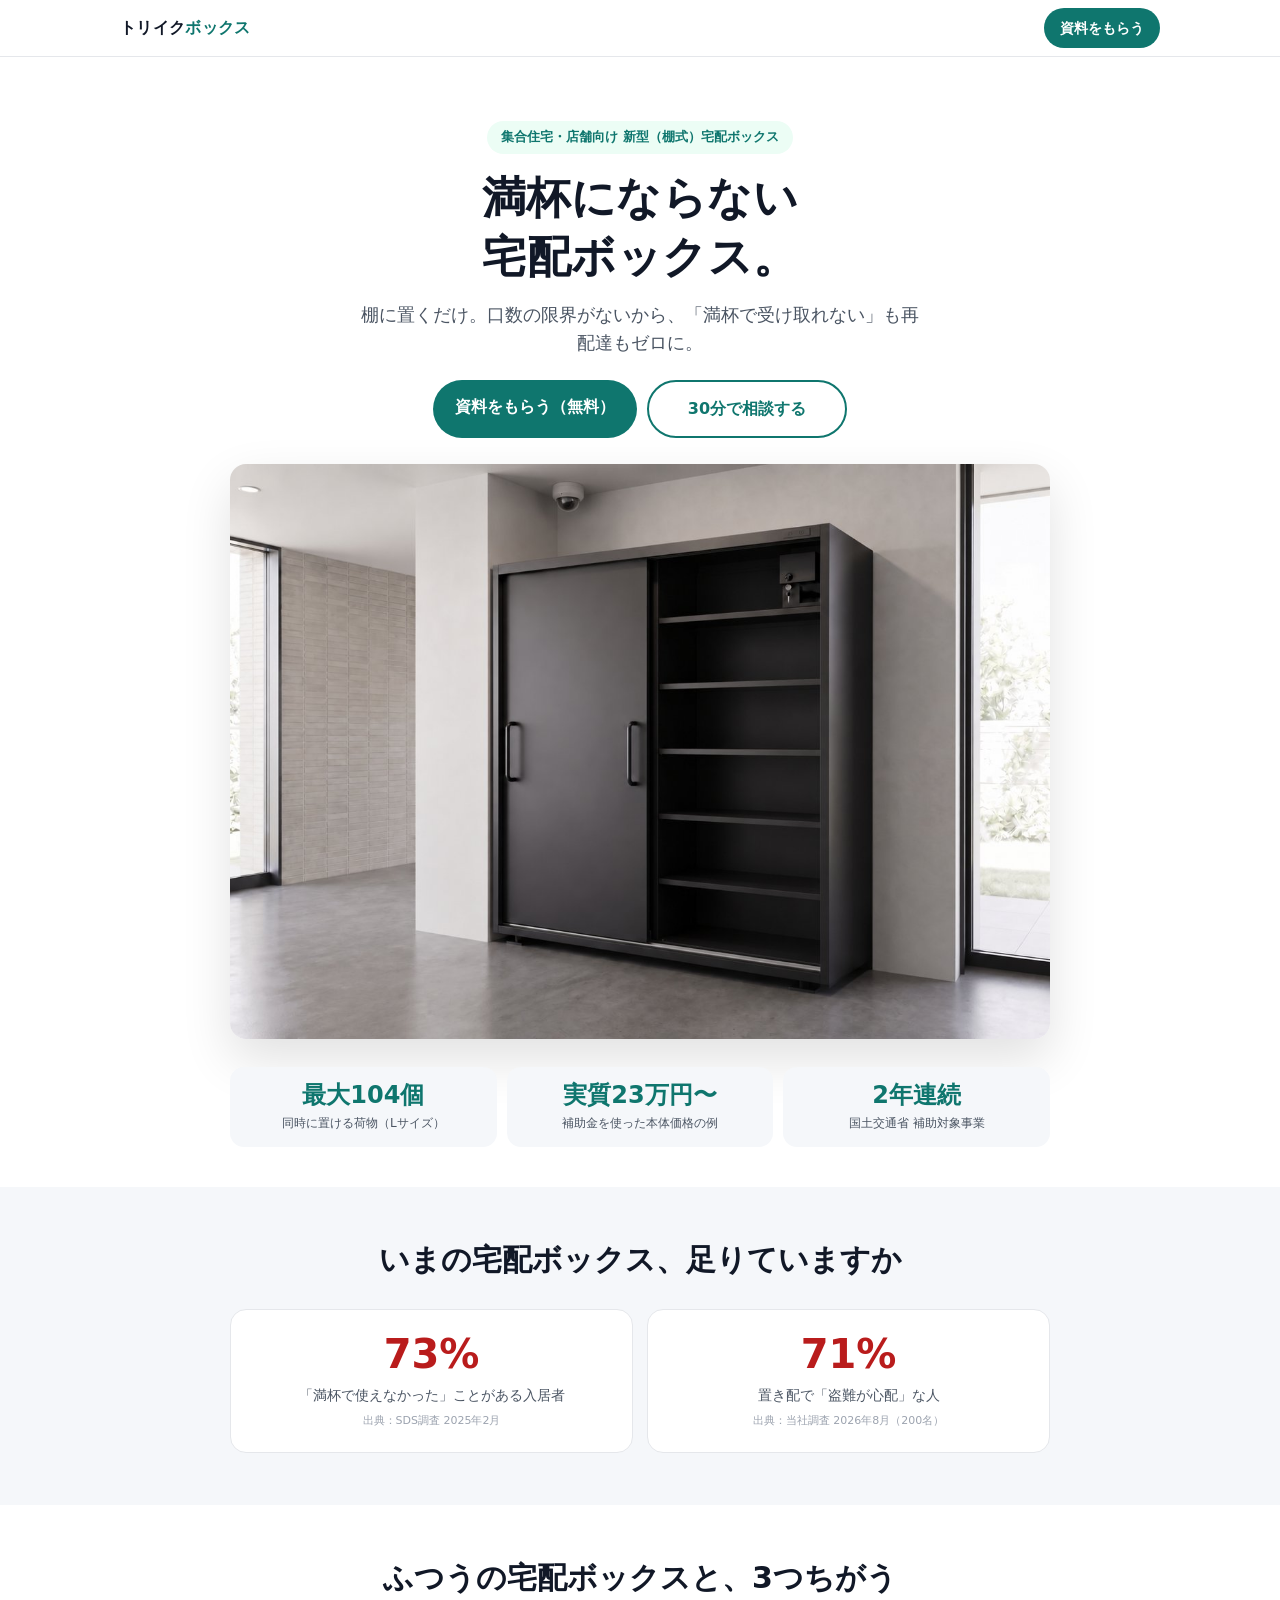
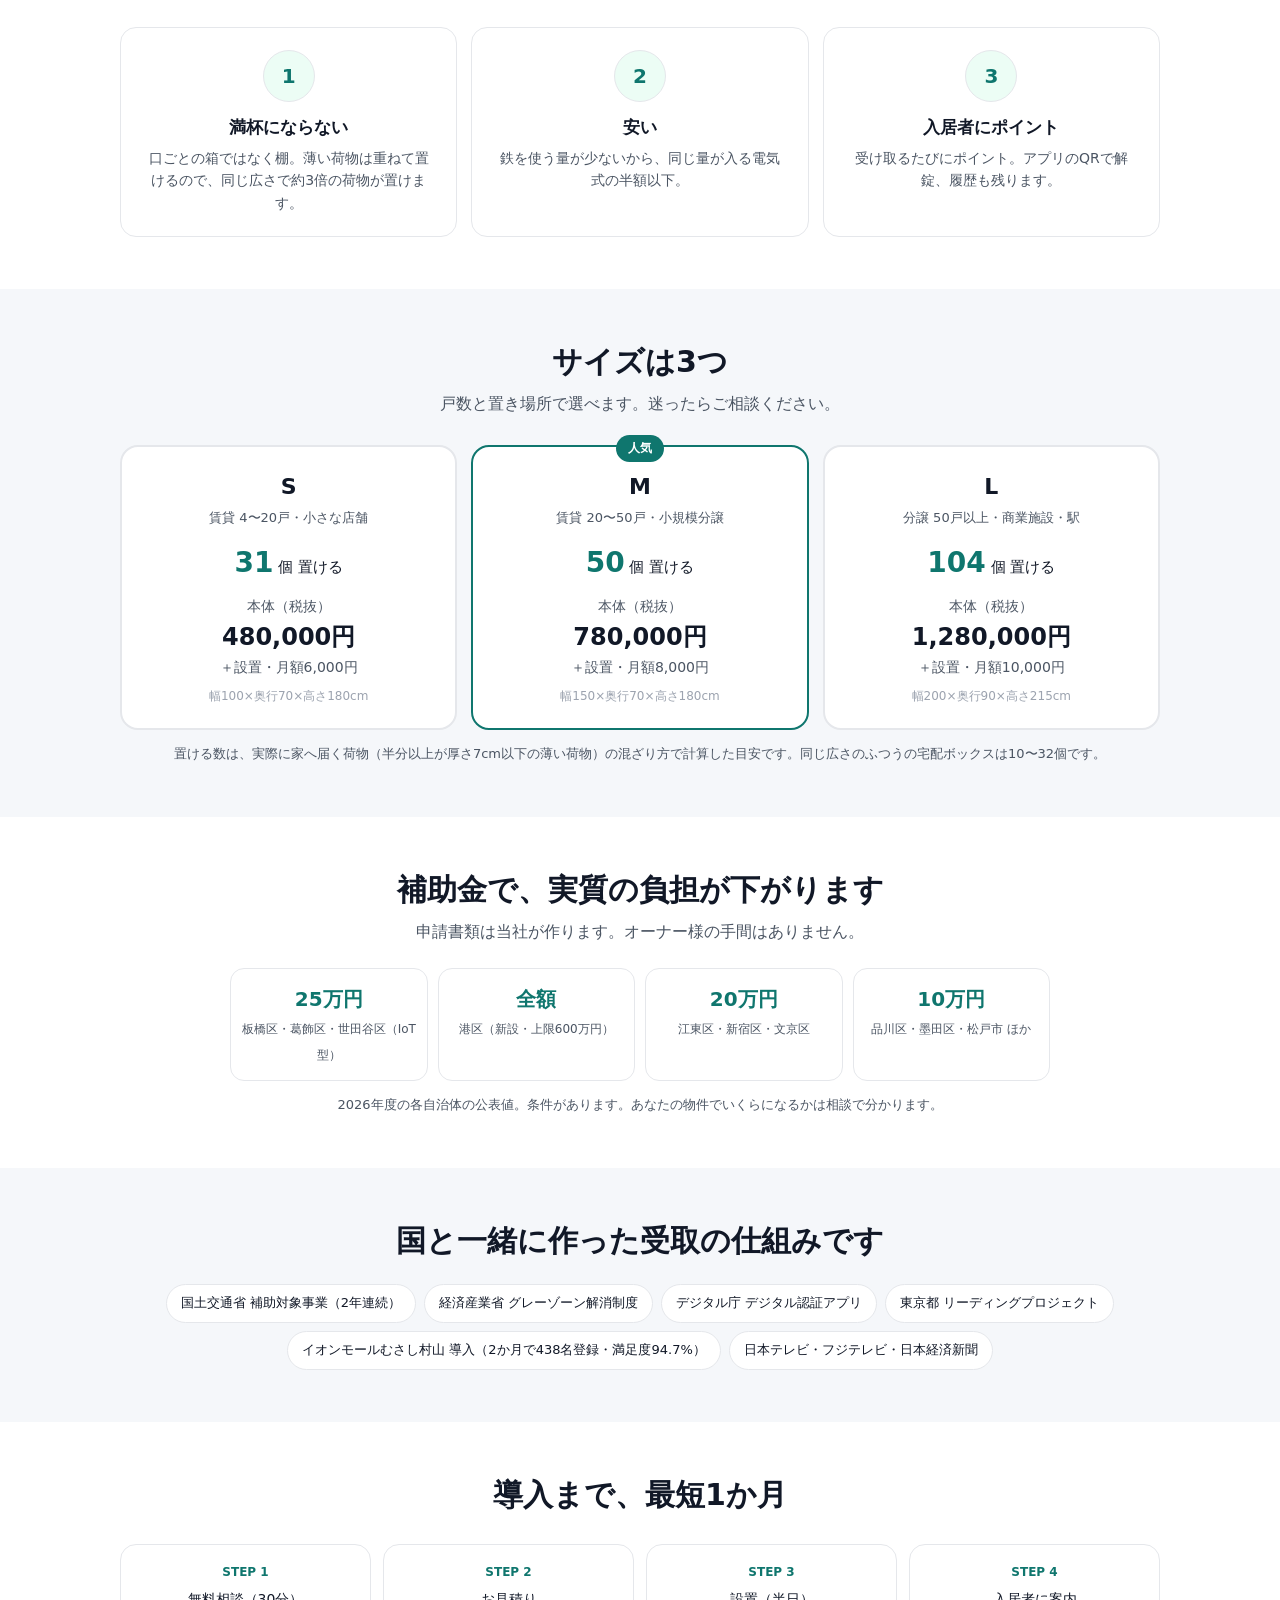
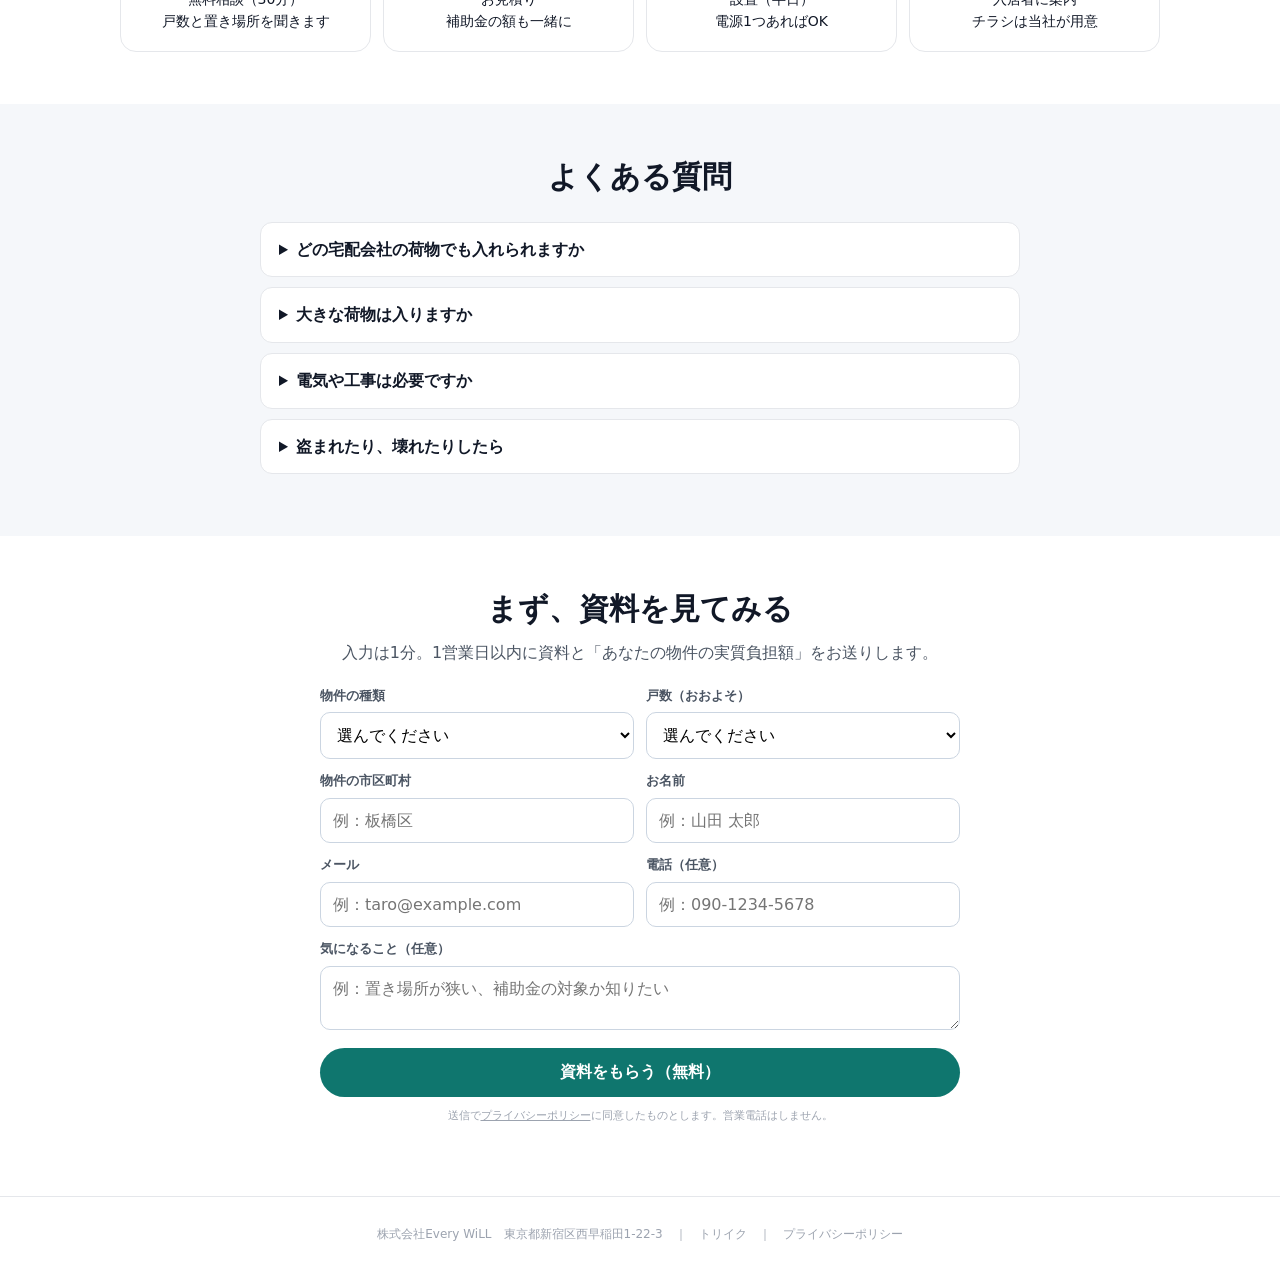
<file: index_v1_backup.html>
<!DOCTYPE html>
<html lang="ja">
<head>
<meta charset="utf-8">
<meta name="viewport" content="width=device-width, initial-scale=1">
<title>トリイクボックス｜満杯にならない宅配ボックス</title>
<meta name="description" content="棚に置くだけの新型宅配ボックス。口数の限界がないから満杯にならない。補助金で実質23万円から。国土交通省の補助対象事業者が開発。">
<link rel="canonical" href="https://toriiku-jp.com/toriiku-box/">
<meta property="og:type" content="website">
<meta property="og:site_name" content="トリイク">
<meta property="og:title" content="トリイクボックス｜満杯にならない宅配ボックス">
<meta property="og:description" content="棚に置くだけの新型宅配ボックス。口数の限界がないから満杯にならない。補助金で実質23万円から。国土交通省の補助対象事業者が開発。">
<meta property="og:url" content="https://toriiku-jp.com/toriiku-box/">
<meta property="og:image" content="https://toriiku-jp.com/toriiku-box/box_render_1200.jpg">
<meta property="og:image:width" content="1200">
<meta property="og:image:height" content="842">
<meta name="twitter:card" content="summary_large_image">
<style>
:root{--ink:#111827;--sub:#4b5563;--line:#e5e7eb;--bg:#ffffff;--soft:#f5f7fa;--brand:#0f766e;--brand2:#115e59;--accent:#f59e0b;}
*{box-sizing:border-box;margin:0;padding:0}
html,body{overflow-x:clip}
body{font-family:"Hiragino Sans","Hiragino Kaku Gothic ProN","Yu Gothic",Meiryo,system-ui,sans-serif;color:var(--ink);background:var(--bg);line-height:1.6;font-size:16px}
a{color:inherit;text-decoration:none}
.wrap{max-width:1080px;margin:0 auto;padding:0 20px}
header{position:sticky;top:0;background:rgba(255,255,255,.95);backdrop-filter:blur(6px);border-bottom:1px solid var(--line);z-index:10}
header .wrap{display:flex;align-items:center;justify-content:space-between;height:56px}
.logo{font-weight:800;letter-spacing:.02em}
.logo span{color:var(--brand)}
.btn{display:inline-block;padding:14px 22px;border-radius:999px;font-weight:700;text-align:center}
.btn-p{background:var(--brand);color:#fff}
.btn-s{background:#fff;color:var(--brand);border:2px solid var(--brand)}
.btn-sm{padding:9px 16px;font-size:14px}
.hero{padding:40px 0 28px;text-align:center}
.kicker{display:inline-block;font-size:13px;font-weight:700;color:var(--brand);background:#ecfdf5;border-radius:999px;padding:6px 14px;margin-bottom:14px}
h1{font-size:30px;line-height:1.35;font-weight:800;letter-spacing:.01em}
.lead{color:var(--sub);margin:14px auto 22px;max-width:560px;font-size:16px}
.cta{display:flex;gap:10px;justify-content:center;flex-wrap:wrap}
.cta .btn{min-width:200px}
.heroimg{margin:26px auto 0;max-width:820px}
.heroimg img{width:100%;height:auto;border-radius:16px;box-shadow:0 20px 50px rgba(0,0,0,.12)}
.nums{display:grid;grid-template-columns:repeat(3,1fr);gap:10px;max-width:820px;margin:20px auto 0}
.num{background:var(--soft);border-radius:14px;padding:14px 8px}
.num b{display:block;font-size:24px;color:var(--brand);line-height:1.2}
.num small{display:block;color:var(--sub);font-size:12px;margin-top:4px}
section{padding:52px 0}
section.alt{background:var(--soft)}
h2{font-size:24px;line-height:1.4;text-align:center;font-weight:800}
.h2sub{text-align:center;color:var(--sub);margin-top:8px}
.pain{display:grid;grid-template-columns:1fr 1fr;gap:14px;max-width:820px;margin:28px auto 0}
.pain div{background:#fff;border:1px solid var(--line);border-radius:16px;padding:22px;text-align:center}
.pain b{display:block;font-size:40px;color:#b91c1c;line-height:1.1}
.pain p{color:var(--sub);font-size:14px;margin-top:8px}
.pain small{display:block;color:#9ca3af;font-size:11px;margin-top:6px}
.feat{display:grid;grid-template-columns:repeat(3,1fr);gap:14px;margin-top:28px}
.feat div{background:#fff;border:1px solid var(--line);border-radius:16px;padding:22px;text-align:center}
.feat .ic{width:52px;height:52px;border-radius:50%;background:#ecfdf5;color:var(--brand);font-weight:800;display:flex;align-items:center;justify-content:center;margin:0 auto 12px;font-size:20px}
.feat h3{font-size:17px;margin-bottom:6px}
.feat p{color:var(--sub);font-size:14px}
.plans{display:grid;grid-template-columns:repeat(3,1fr);gap:14px;margin-top:28px}
.plan{background:#fff;border:2px solid var(--line);border-radius:18px;padding:22px;text-align:center;position:relative}
.plan.hot{border-color:var(--brand)}
.plan .tag{position:absolute;top:-12px;left:50%;transform:translateX(-50%);background:var(--brand);color:#fff;font-size:12px;font-weight:700;padding:4px 12px;border-radius:999px}
.plan h3{font-size:22px}
.plan .for{color:var(--sub);font-size:13px;margin:4px 0 12px}
.plan .cap{font-size:15px;margin-bottom:10px}
.plan .cap b{font-size:28px;color:var(--brand)}
.plan .price{font-size:14px;color:var(--sub)}
.plan .price b{display:block;font-size:24px;color:var(--ink)}
.plan .size{font-size:12px;color:#9ca3af;margin-top:8px}
.note{text-align:center;color:var(--sub);font-size:13px;margin-top:14px}
.subsidy{display:grid;grid-template-columns:repeat(4,1fr);gap:10px;max-width:820px;margin:24px auto 0}
.subsidy div{background:#fff;border:1px solid var(--line);border-radius:14px;padding:14px 8px;text-align:center}
.subsidy b{display:block;font-size:20px;color:var(--brand)}
.subsidy small{color:var(--sub);font-size:12px}
.trust{display:flex;flex-wrap:wrap;gap:8px;justify-content:center;margin-top:22px}
.trust span{border:1px solid var(--line);border-radius:999px;padding:8px 14px;font-size:13px;background:#fff}
.flow{display:grid;grid-template-columns:repeat(4,1fr);gap:12px;margin-top:28px}
.flow div{background:#fff;border:1px solid var(--line);border-radius:16px;padding:18px 14px;text-align:center}
.flow b{display:block;font-size:12px;color:var(--brand);margin-bottom:6px}
.flow p{font-size:14px}
.faq{max-width:760px;margin:24px auto 0}
.faq details{background:#fff;border:1px solid var(--line);border-radius:12px;padding:14px 18px;margin-bottom:10px}
.faq summary{font-weight:700;cursor:pointer}
.faq p{color:var(--sub);font-size:14px;margin-top:8px}
.final{text-align:center}
.final p{color:var(--sub);margin:10px 0 20px}
.form{max-width:640px;margin:0 auto;text-align:left}
.form label{display:block;font-size:13px;font-weight:700;color:var(--sub);margin-bottom:12px}
.form input,.form select,.form textarea{display:block;width:100%;margin-top:6px;padding:12px 12px;border:1px solid #cbd5e1;border-radius:10px;font-size:16px;font-family:inherit;background:#fff}
.form .row2{display:grid;grid-template-columns:1fr 1fr;gap:12px}
.form button{width:100%;margin-top:6px;border:0;font-size:16px;cursor:pointer}
.form .tiny{font-size:11px;color:#9ca3af;margin-top:10px;text-align:center}
.form .tiny a{text-decoration:underline}
.thanks{max-width:640px;margin:0 auto;background:#ecfdf5;border-radius:16px;padding:28px;font-size:16px}
.thanks .btn{margin-top:14px}
@media(max-width:767px){.form .row2{grid-template-columns:1fr}}
footer{padding:28px 0 100px;color:#9ca3af;font-size:12px;text-align:center;border-top:1px solid var(--line)}
.stick{position:fixed;left:0;right:0;bottom:0;background:#fff;border-top:1px solid var(--line);padding:10px 12px;display:flex;gap:8px;z-index:20}
.stick .btn{flex:1;padding:13px 8px;font-size:14px}
@media(min-width:768px){.stick{display:none} footer{padding-bottom:40px} h1{font-size:44px} h2{font-size:30px} .hero{padding:64px 0 40px} .lead{font-size:18px}}
@media(max-width:767px){.feat,.plans,.flow{grid-template-columns:1fr} .subsidy{grid-template-columns:1fr 1fr} .nums{gap:6px} .num b{font-size:20px} .pain b{font-size:32px}}
</style>
</head>
<body>
<header><div class="wrap"><div class="logo">トリイク<span>ボックス</span></div><a class="btn btn-p btn-sm" href="#contact" data-ev="cta_header">資料をもらう</a></div></header>

<section class="hero"><div class="wrap">
  <div class="kicker">集合住宅・店舗向け 新型（棚式）宅配ボックス</div>
  <h1>満杯にならない<br>宅配ボックス。</h1>
  <p class="lead">棚に置くだけ。口数の限界がないから、「満杯で受け取れない」も再配達もゼロに。</p>
  <div class="cta"><a class="btn btn-p" href="#contact" data-ev="cta_hero">資料をもらう（無料）</a><a class="btn btn-s" href="https://calendar.app.google/mQ4KKbAyhvEQ757f7" target="_blank" rel="noopener" data-ev="calendar_click">30分で相談する</a></div>
  <div class="heroimg"><img src="box_render_1200.jpg" alt="トリイクボックス（棚式の宅配ボックス）"></div>
  <div class="nums">
    <div class="num"><b>最大104個</b><small>同時に置ける荷物（Lサイズ）</small></div>
    <div class="num"><b>実質23万円〜</b><small>補助金を使った本体価格の例</small></div>
    <div class="num"><b>2年連続</b><small>国土交通省 補助対象事業</small></div>
  </div>
</div></section>

<section class="alt"><div class="wrap">
  <h2>いまの宅配ボックス、足りていますか</h2>
  <div class="pain">
    <div><b>73%</b><p>「満杯で使えなかった」ことがある入居者</p><small>出典：SDS調査 2025年2月</small></div>
    <div><b>71%</b><p>置き配で「盗難が心配」な人</p><small>出典：当社調査 2026年8月（200名）</small></div>
  </div>
</div></section>

<section><div class="wrap">
  <h2>ふつうの宅配ボックスと、3つちがう</h2>
  <div class="feat">
    <div><div class="ic">1</div><h3>満杯にならない</h3><p>口ごとの箱ではなく棚。薄い荷物は重ねて置けるので、同じ広さで約3倍の荷物が置けます。</p></div>
    <div><div class="ic">2</div><h3>安い</h3><p>鉄を使う量が少ないから、同じ量が入る電気式の半額以下。</p></div>
    <div><div class="ic">3</div><h3>入居者にポイント</h3><p>受け取るたびにポイント。アプリのQRで解錠、履歴も残ります。</p></div>
  </div>
</div></section>

<section class="alt" id="plans"><div class="wrap">
  <h2>サイズは3つ</h2>
  <p class="h2sub">戸数と置き場所で選べます。迷ったらご相談ください。</p>
  <div class="plans">
    <div class="plan"><h3>S</h3><div class="for">賃貸 4〜20戸・小さな店舗</div><div class="cap"><b>31</b> 個 置ける</div><div class="price">本体（税抜）<b>480,000円</b>＋設置・月額6,000円</div><div class="size">幅100×奥行70×高さ180cm</div></div>
    <div class="plan hot"><div class="tag">人気</div><h3>M</h3><div class="for">賃貸 20〜50戸・小規模分譲</div><div class="cap"><b>50</b> 個 置ける</div><div class="price">本体（税抜）<b>780,000円</b>＋設置・月額8,000円</div><div class="size">幅150×奥行70×高さ180cm</div></div>
    <div class="plan"><h3>L</h3><div class="for">分譲 50戸以上・商業施設・駅</div><div class="cap"><b>104</b> 個 置ける</div><div class="price">本体（税抜）<b>1,280,000円</b>＋設置・月額10,000円</div><div class="size">幅200×奥行90×高さ215cm</div></div>
  </div>
  <p class="note">置ける数は、実際に家へ届く荷物（半分以上が厚さ7cm以下の薄い荷物）の混ざり方で計算した目安です。同じ広さのふつうの宅配ボックスは10〜32個です。</p>
</div></section>

<section><div class="wrap">
  <h2>補助金で、実質の負担が下がります</h2>
  <p class="h2sub">申請書類は当社が作ります。オーナー様の手間はありません。</p>
  <div class="subsidy">
    <div><b>25万円</b><small>板橋区・葛飾区・世田谷区（IoT型）</small></div>
    <div><b>全額</b><small>港区（新設・上限600万円）</small></div>
    <div><b>20万円</b><small>江東区・新宿区・文京区</small></div>
    <div><b>10万円</b><small>品川区・墨田区・松戸市 ほか</small></div>
  </div>
  <p class="note">2026年度の各自治体の公表値。条件があります。あなたの物件でいくらになるかは相談で分かります。</p>
</div></section>

<section class="alt"><div class="wrap">
  <h2>国と一緒に作った受取の仕組みです</h2>
  <div class="trust">
    <span>国土交通省 補助対象事業（2年連続）</span><span>経済産業省 グレーゾーン解消制度</span><span>デジタル庁 デジタル認証アプリ</span><span>東京都 リーディングプロジェクト</span><span>イオンモールむさし村山 導入（2か月で438名登録・満足度94.7%）</span><span>日本テレビ・フジテレビ・日本経済新聞</span>
  </div>
</div></section>

<section><div class="wrap">
  <h2>導入まで、最短1か月</h2>
  <div class="flow">
    <div><b>STEP 1</b><p>無料相談（30分）<br>戸数と置き場所を聞きます</p></div>
    <div><b>STEP 2</b><p>お見積り<br>補助金の額も一緒に</p></div>
    <div><b>STEP 3</b><p>設置（半日）<br>電源1つあればOK</p></div>
    <div><b>STEP 4</b><p>入居者に案内<br>チラシは当社が用意</p></div>
  </div>
</div></section>

<section class="alt"><div class="wrap">
  <h2>よくある質問</h2>
  <div class="faq">
    <details><summary>どの宅配会社の荷物でも入れられますか</summary><p>はい。ヤマト・佐川・日本郵便・Amazonなど、全部です。</p></details>
    <details><summary>大きな荷物は入りますか</summary><p>棚には100サイズまで。それより大きい荷物は床の段に置けます。</p></details>
    <details><summary>電気や工事は必要ですか</summary><p>家庭用コンセント1つだけ。床への固定は半日で終わります。</p></details>
    <details><summary>盗まれたり、壊れたりしたら</summary><p>鍵つき・入室の記録つきです。保険の範囲で補償します。</p></details>
  </div>
</div></section>

<section class="final" id="contact"><div class="wrap">
  <h2>まず、資料を見てみる</h2>
  <p>入力は1分。1営業日以内に資料と「あなたの物件の実質負担額」をお送りします。</p>
  <form id="leadform" class="form" novalidate>
    <div class="row2">
      <label>物件の種類<select name="property_type" required><option value="">選んでください</option><option>賃貸マンション・アパート</option><option>分譲マンション（管理組合）</option><option>店舗・商業施設</option><option>オフィス・その他</option></select></label>
      <label>戸数（おおよそ）<select name="units" required><option value="">選んでください</option><option>〜10戸</option><option>11〜20戸</option><option>21〜50戸</option><option>51〜100戸</option><option>101戸〜</option><option>店舗・施設</option></select></label>
    </div>
    <div class="row2">
      <label>物件の市区町村<input name="area" placeholder="例：板橋区" required></label>
      <label>お名前<input name="name" placeholder="例：山田 太郎" required></label>
    </div>
    <div class="row2">
      <label>メール<input name="email" type="email" placeholder="例：taro@example.com" required></label>
      <label>電話（任意）<input name="phone" type="tel" placeholder="例：090-1234-5678"></label>
    </div>
    <label>気になること（任意）<textarea name="message" rows="2" placeholder="例：置き場所が狭い、補助金の対象か知りたい"></textarea></label>
    <button type="submit" class="btn btn-p" id="submitbtn">資料をもらう（無料）</button>
    <p class="tiny">送信で<a href="https://everywill-jp.com/privacy/" target="_blank" rel="noopener">プライバシーポリシー</a>に同意したものとします。営業電話はしません。</p>
  </form>
  <div id="thanks" class="thanks" hidden><b>ありがとうございます。</b><br>1営業日以内にメールでお送りします。<br><a class="btn btn-s" href="https://calendar.app.google/mQ4KKbAyhvEQ757f7" target="_blank" rel="noopener" data-ev="calendar_click">先に30分の相談を予約する</a></div>
</div></section>

<footer><div class="wrap">株式会社Every WiLL　東京都新宿区西早稲田1-22-3　｜　<a href="https://toriiku-jp.com/">トリイク</a>　｜　<a href="https://everywill-jp.com/privacy/">プライバシーポリシー</a></div></footer>

<div class="stick"><a class="btn btn-p" href="#contact" data-ev="cta_sticky">資料をもらう</a><a class="btn btn-s" href="https://calendar.app.google/mQ4KKbAyhvEQ757f7" target="_blank" rel="noopener" data-ev="calendar_click">相談する</a></div>

<script>
(function(){
  var SB_URL='https://zilmaasikrkjgvyuikja.supabase.co';
  var SB_KEY='eyJhbGciOiJIUzI1NiIsInR5cCI6IkpXVCJ9.eyJpc3MiOiJzdXBhYmFzZSIsInJlZiI6InppbG1hYXNpa3Jramd2eXVpa2phIiwicm9sZSI6ImFub24iLCJpYXQiOjE3ODcyODA1OTcsImV4cCI6MjEwMjg1NjU5N30.GH-gyARlolXgxdlbasKAW9PbEkWfSGVgsGhpS-6FOl4';
  var q=new URLSearchParams(location.search);
  var utm={}; ['utm_source','utm_medium','utm_campaign','utm_content','utm_term'].forEach(function(k){ if(q.get(k)) utm[k]=q.get(k); });
  var camp=q.get('camp')||q.get('utm_campaign')||'';
  var owner=(camp==='owner-check');
  var sid=null; try{ sid=sessionStorage.getItem('tb_sid'); if(!sid){ sid=Math.random().toString(36).slice(2)+Date.now().toString(36); sessionStorage.setItem('tb_sid',sid);} }catch(e){ sid='na'; }
  function post(table,body){ if(owner) return Promise.resolve(); return fetch(SB_URL+'/rest/v1/'+table,{method:'POST',headers:{'apikey':SB_KEY,'Authorization':'Bearer '+SB_KEY,'Content-Type':'application/json','Prefer':'return=minimal'},body:JSON.stringify(body),keepalive:true}).catch(function(){}); }
  function ev(name,label){ post('tb_events',{event:name,label:label||null,camp:camp,utm:utm,page:location.pathname,session_id:sid,user_agent:navigator.userAgent.slice(0,200)}); }
  ev('page_view');
  document.querySelectorAll('[data-ev]').forEach(function(el){ el.addEventListener('click',function(){ ev(el.getAttribute('data-ev'), el.textContent.trim()); }); });
  var form=document.getElementById('leadform');
  form.addEventListener('submit',function(e){
    e.preventDefault();
    if(!form.checkValidity()){ form.reportValidity(); return; }
    var btn=document.getElementById('submitbtn'); btn.disabled=true; btn.textContent='送信中…';
    var fd=new FormData(form); var body={};
    fd.forEach(function(v,k){ body[k]=String(v); });
    body.camp=camp; body.utm=utm; body.page=location.pathname; body.user_agent=navigator.userAgent.slice(0,200);
    post('tb_leads',body).then(function(){ ev('form_submit', body.property_type+'/'+body.units); form.hidden=true; document.getElementById('thanks').hidden=false; });
  });
})();
</script>
</body>
</html>
</file>
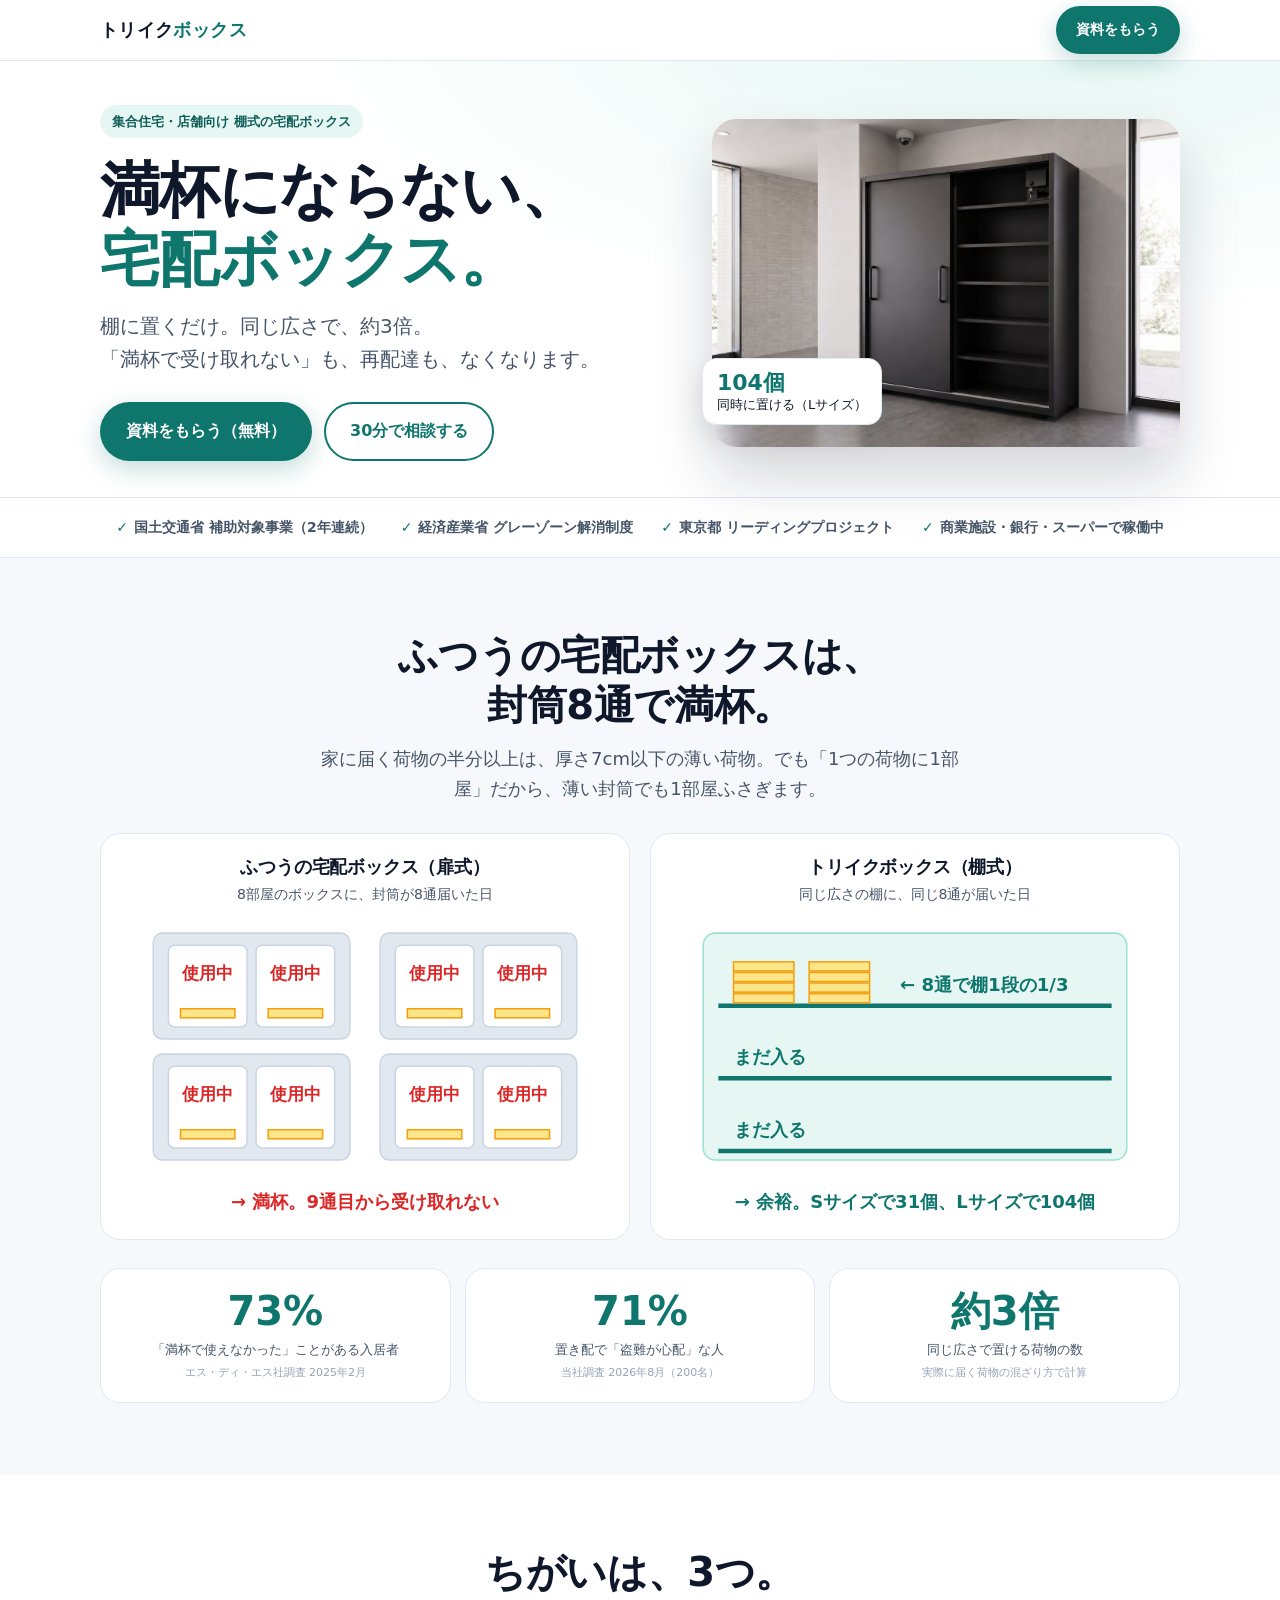
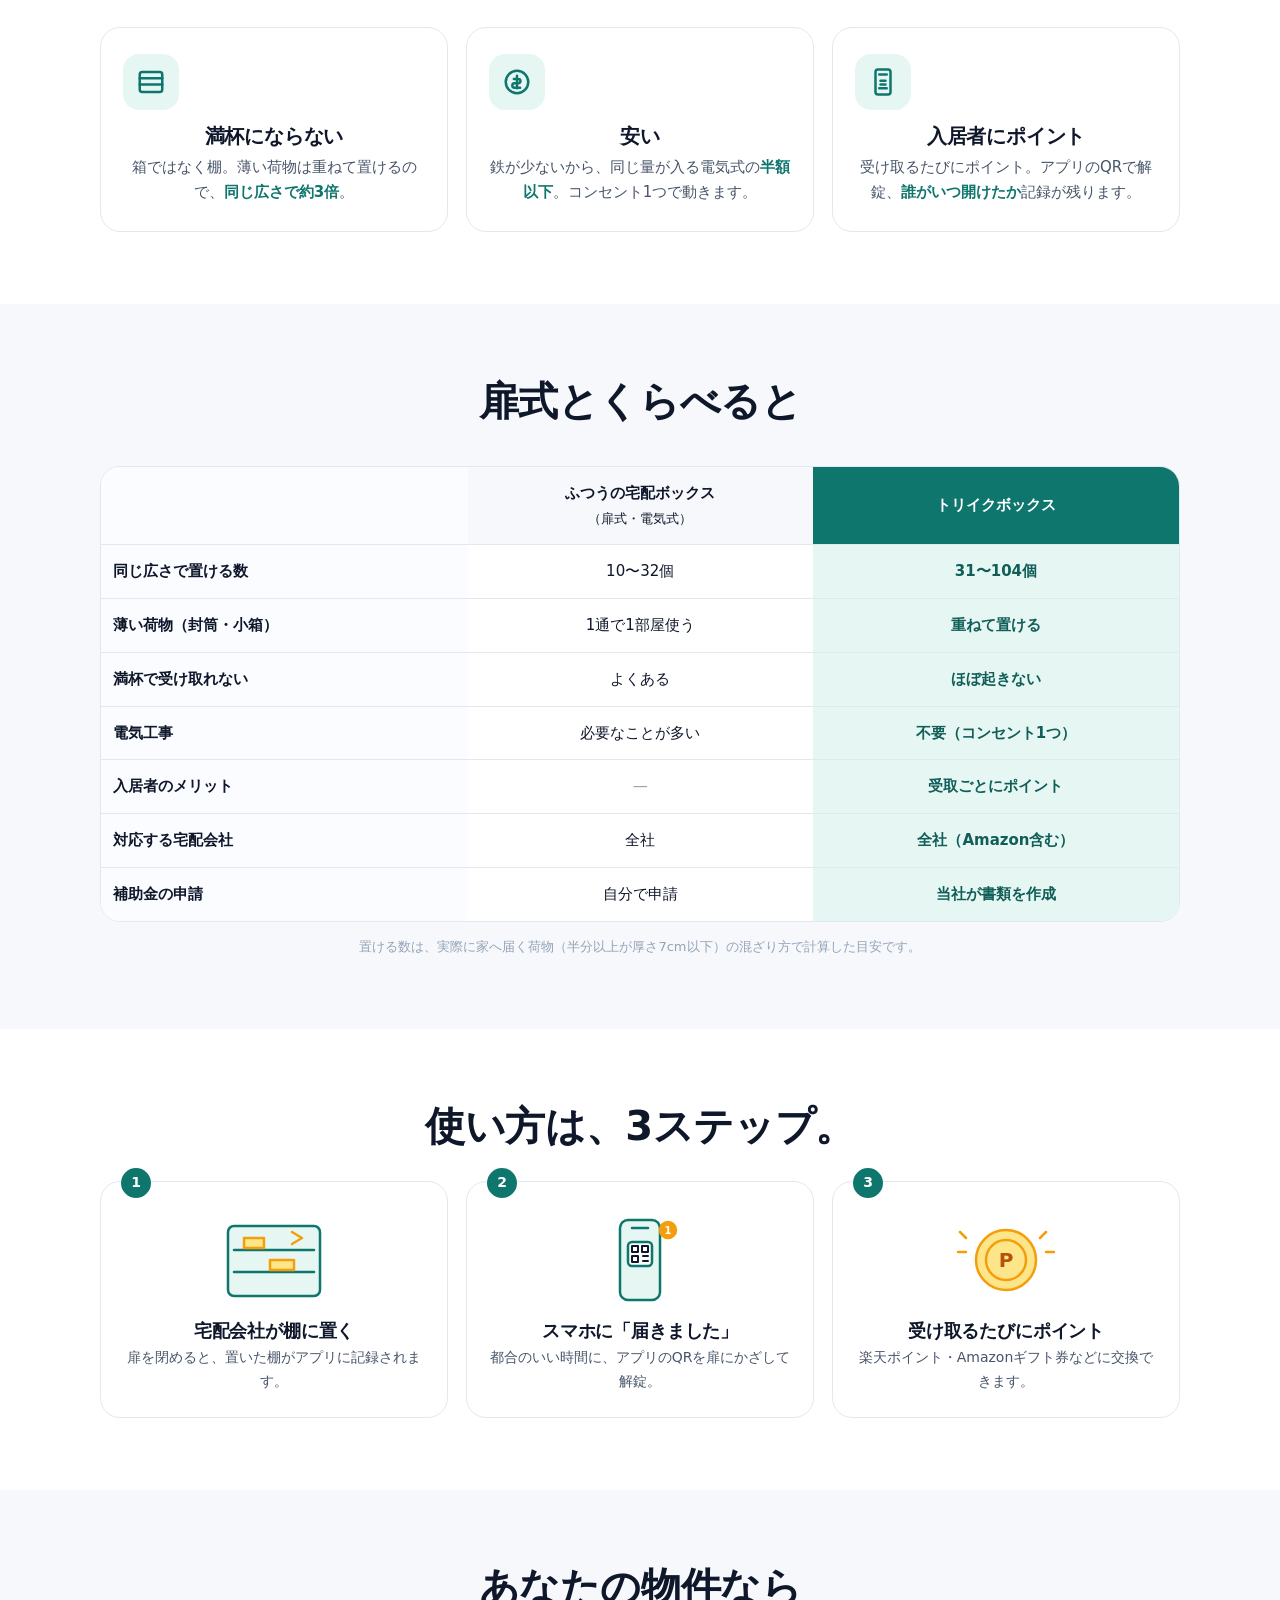
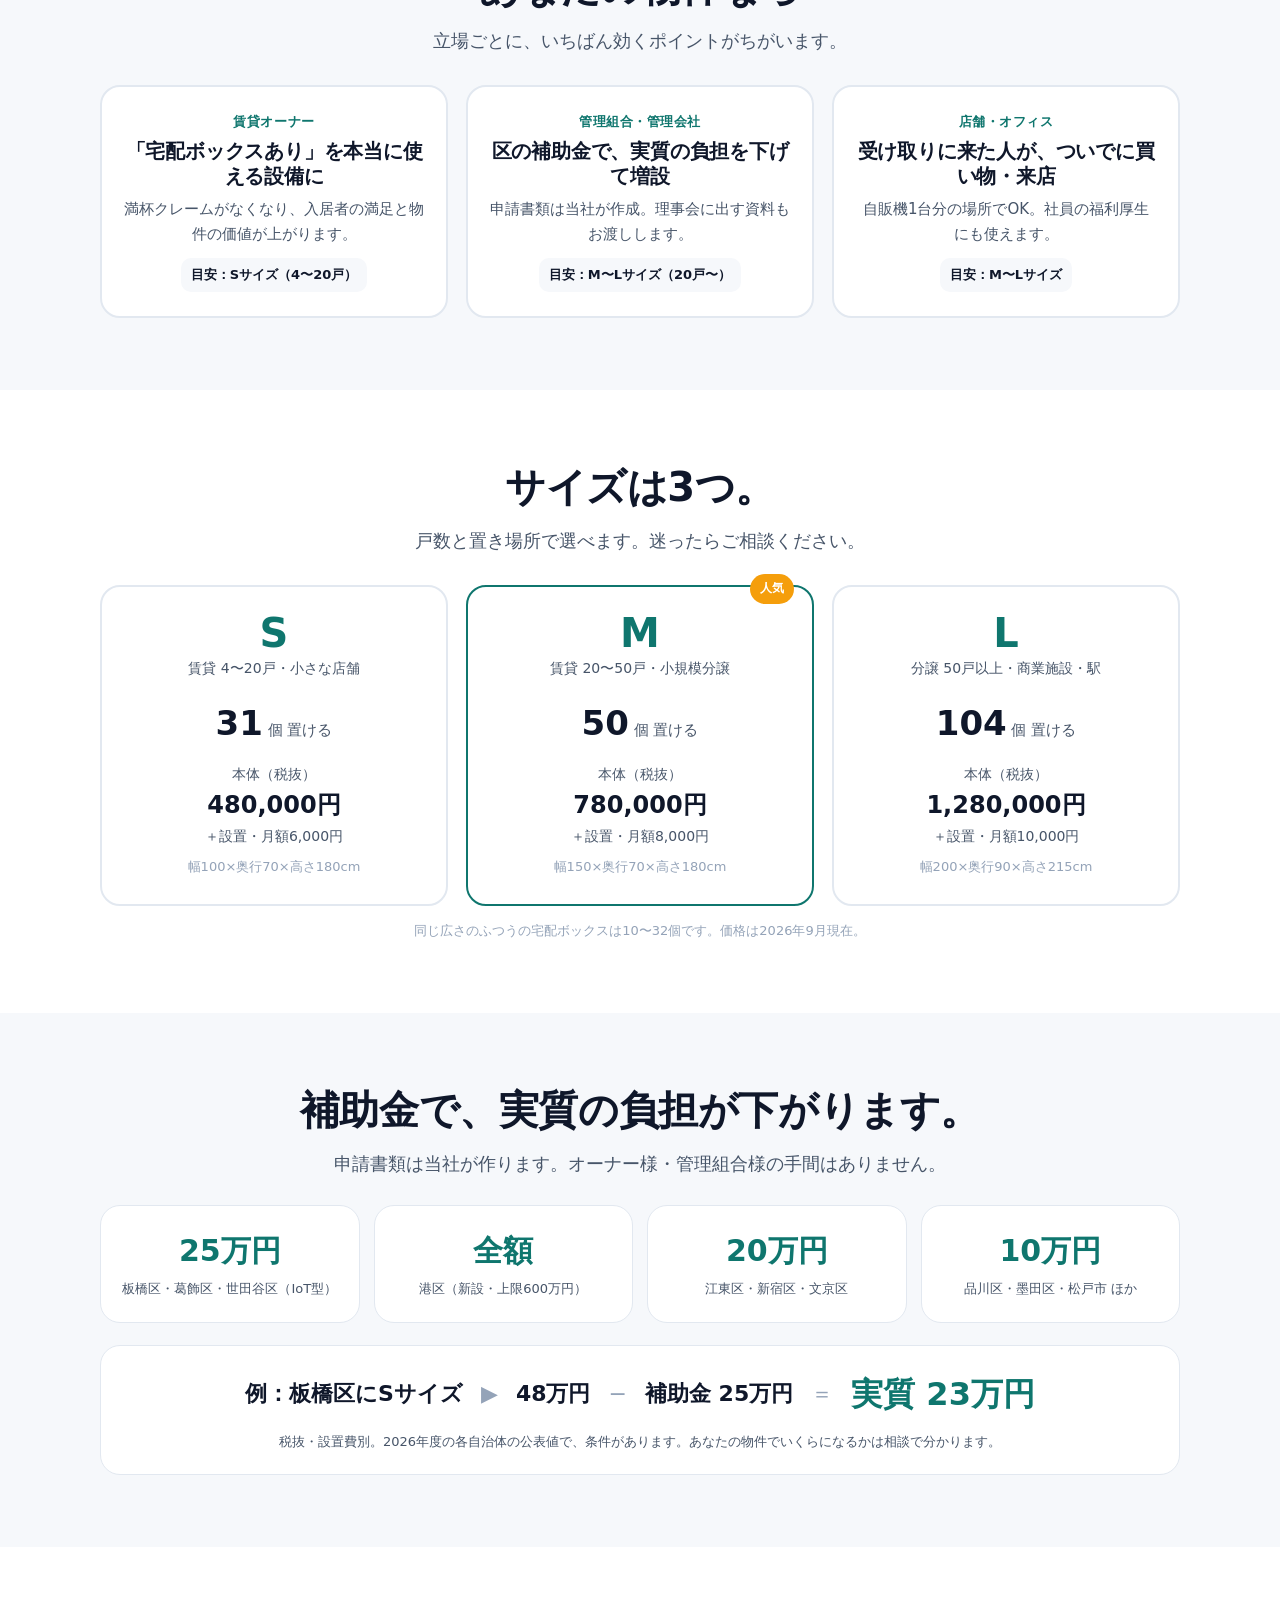
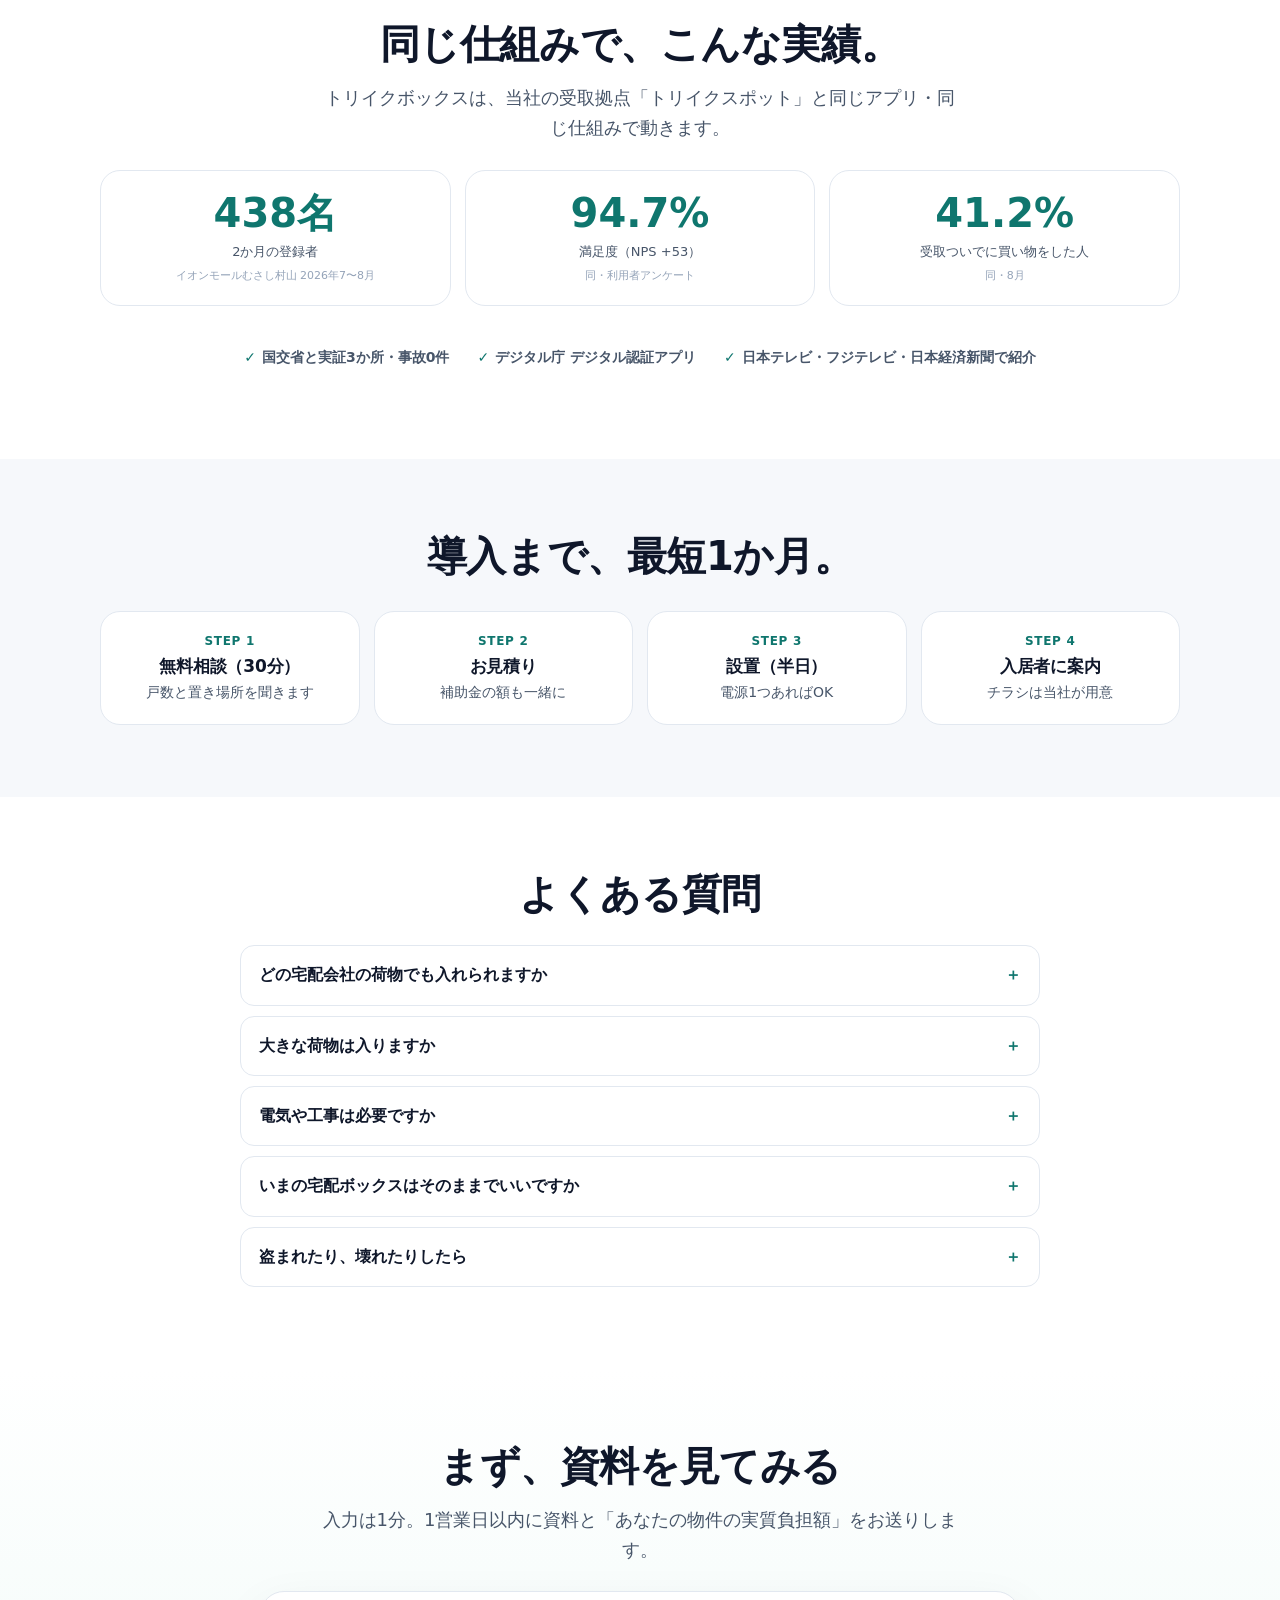
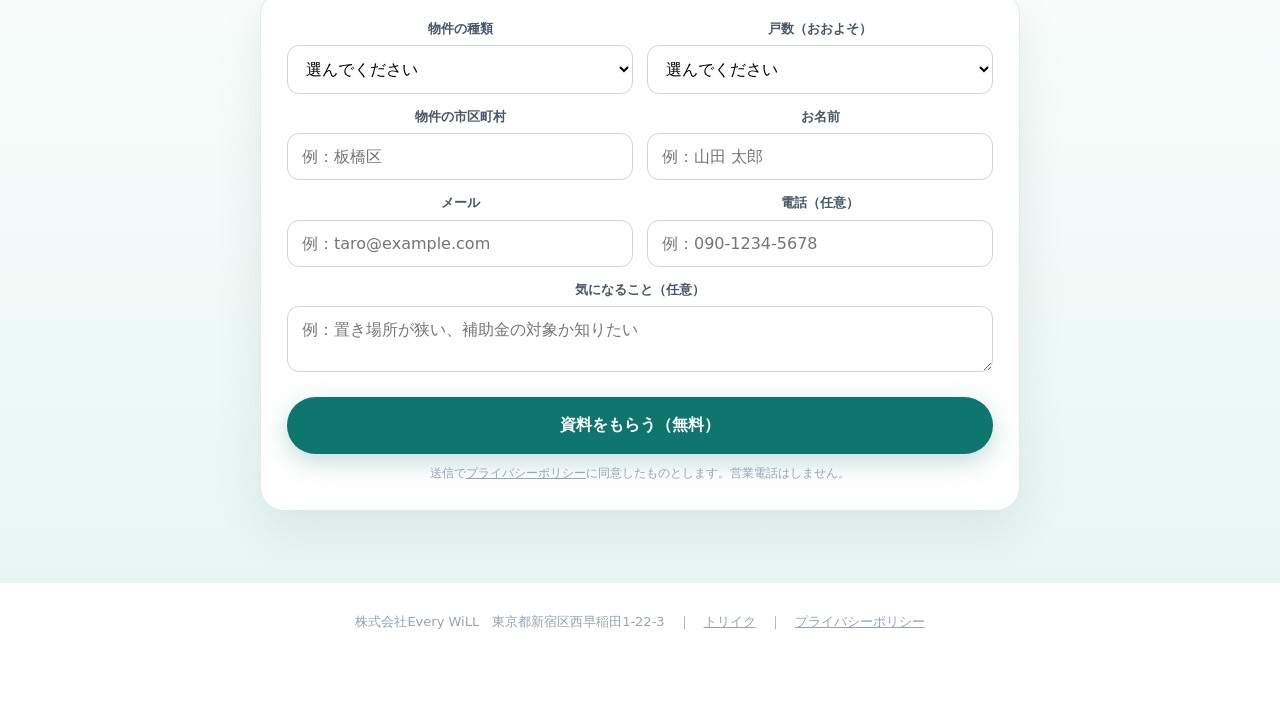
<file: index_v2_backup.html>
<!DOCTYPE html>
<html lang="ja">
<head>
<meta charset="utf-8">
<meta name="viewport" content="width=device-width, initial-scale=1">
<title>トリイクボックス｜満杯にならない宅配ボックス</title>
<meta name="description" content="棚に置くだけの新型宅配ボックス。口数の限界がないから満杯にならない。同じ広さで約3倍。補助金で実質23万円から。国土交通省の補助対象事業（2年連続）。">
<link rel="canonical" href="https://toriiku-jp.com/toriiku-box/">
<meta property="og:type" content="website">
<meta property="og:site_name" content="トリイク">
<meta property="og:title" content="トリイクボックス｜満杯にならない宅配ボックス">
<meta property="og:description" content="棚に置くだけの新型宅配ボックス。口数の限界がないから満杯にならない。同じ広さで約3倍。補助金で実質23万円から。">
<meta property="og:url" content="https://toriiku-jp.com/toriiku-box/">
<meta property="og:image" content="https://toriiku-jp.com/toriiku-box/box_render_1200.jpg">
<meta property="og:image:width" content="1200">
<meta property="og:image:height" content="842">
<meta name="twitter:card" content="summary_large_image">
<style>
:root{--ink:#0f172a;--sub:#475569;--line:#e2e8f0;--bg:#fff;--soft:#f6f8fb;--brand:#0f766e;--brand2:#115e59;--mint:#e6f7f3;--amber:#f59e0b;--red:#dc2626;--radius:20px}
*{box-sizing:border-box;margin:0;padding:0}
html,body{overflow-x:clip}
body{font-family:"Hiragino Sans","Hiragino Kaku Gothic ProN","Yu Gothic",Meiryo,system-ui,sans-serif;color:var(--ink);background:var(--bg);line-height:1.65;font-size:16px;-webkit-font-smoothing:antialiased}
a{color:inherit;text-decoration:none}
img,svg{max-width:100%;display:block}
.wrap{max-width:1120px;margin:0 auto;padding:0 20px}
h1,h2,h3{line-height:1.25;letter-spacing:-.01em}
h2{font-size:clamp(26px,4.2vw,40px);font-weight:800;margin-bottom:14px}
.lead{color:var(--sub);font-size:clamp(15px,1.8vw,18px);max-width:640px}
section{padding:72px 0}
@media(max-width:700px){section{padding:52px 0}}
.soft{background:var(--soft)}
.center{text-align:center}
.center .lead{margin:0 auto}
/* header */
header{position:sticky;top:0;background:rgba(255,255,255,.92);backdrop-filter:blur(8px);border-bottom:1px solid var(--line);z-index:20}
header .wrap{display:flex;align-items:center;justify-content:space-between;height:60px}
.logo{font-weight:900;font-size:18px;letter-spacing:.02em}.logo span{color:var(--brand)}
.btn{display:inline-flex;align-items:center;justify-content:center;gap:8px;padding:14px 24px;border-radius:999px;font-weight:700;text-align:center;transition:.15s;border:2px solid transparent;font-size:16px}
.btn-p{background:var(--brand);color:#fff;box-shadow:0 8px 24px rgba(15,118,110,.25)}.btn-p:hover{background:var(--brand2)}
.btn-o{border-color:var(--brand);color:var(--brand);background:#fff}.btn-o:hover{background:var(--mint)}
.btn-s{padding:10px 18px;font-size:14px}
/* hero */
.hero{padding:44px 0 36px;background:radial-gradient(1200px 500px at 80% -10%,#e6f7f3 0%,rgba(230,247,243,0) 60%),#fff}
.hero .wrap{display:grid;grid-template-columns:1.1fr .9fr;gap:40px;align-items:center}
.badge{display:inline-block;background:var(--mint);color:var(--brand2);font-weight:700;font-size:13px;padding:6px 12px;border-radius:999px;margin-bottom:18px}
.hero h1{font-size:clamp(34px,5.4vw,60px);font-weight:900;line-height:1.15;margin-bottom:16px}
.hero h1 em{font-style:normal;color:var(--brand)}
.hero .lead{font-size:clamp(16px,2vw,20px);margin-bottom:26px}
.cta{display:flex;gap:12px;flex-wrap:wrap}
.hero-img{position:relative}
.hero-img img{border-radius:24px;box-shadow:0 30px 60px rgba(15,23,42,.18);width:100%;height:auto;max-height:520px;object-fit:cover}
.tag{position:absolute;left:-10px;bottom:22px;background:#fff;border:1px solid var(--line);border-radius:14px;padding:10px 14px;box-shadow:0 10px 30px rgba(15,23,42,.12);font-size:13px;line-height:1.3}
.tag b{display:block;font-size:22px;color:var(--brand)}
@media(max-width:860px){.hero .wrap{grid-template-columns:1fr;gap:26px}.hero{padding:36px 0 28px}.tag{left:8px;bottom:12px}}
/* trust band */
.trust{border-top:1px solid var(--line);border-bottom:1px solid var(--line);padding:18px 0;background:#fff}
.trust .wrap{display:flex;flex-wrap:wrap;gap:8px 28px;justify-content:center;align-items:center;color:var(--sub);font-size:14px;font-weight:600}
.trust span::before{content:"✓";color:var(--brand);margin-right:6px;font-weight:900}
/* stats */
.stats{display:grid;grid-template-columns:repeat(3,1fr);gap:14px;margin-top:28px}
.stat{background:#fff;border:1px solid var(--line);border-radius:var(--radius);padding:20px 16px;text-align:center}
.stat b{display:block;font-size:clamp(26px,4vw,40px);font-weight:900;color:var(--brand);line-height:1.1}
.stat small{display:block;color:var(--sub);font-size:13px;margin-top:6px}
.stat .src{font-size:11px;color:#94a3b8;margin-top:4px}
@media(max-width:700px){.stats{grid-template-columns:1fr 1fr}.stats .stat:last-child{grid-column:1/-1}}
/* problem compare graphic */
.cmp{display:grid;grid-template-columns:1fr 1fr;gap:20px;margin-top:30px}
.cmp .card{background:#fff;border:1px solid var(--line);border-radius:var(--radius);padding:22px}
.cmp h3{font-size:18px;margin-bottom:4px}
.cmp .note{color:var(--sub);font-size:14px;margin-bottom:12px}
.cmp .res{margin-top:12px;font-weight:800;font-size:18px}
.cmp .bad{color:var(--red)}.cmp .good{color:var(--brand)}
@media(max-width:700px){.cmp{grid-template-columns:1fr}}
/* features */
.feats{display:grid;grid-template-columns:repeat(3,1fr);gap:18px;margin-top:30px}
.feat{background:#fff;border:1px solid var(--line);border-radius:var(--radius);padding:26px 22px}
.feat .ic{width:56px;height:56px;border-radius:16px;background:var(--mint);display:flex;align-items:center;justify-content:center;margin-bottom:14px}
.feat h3{font-size:20px;margin-bottom:6px}
.feat p{color:var(--sub);font-size:15px}
.feat b{color:var(--brand)}
@media(max-width:820px){.feats{grid-template-columns:1fr}}
/* table */
.tbl{width:100%;border-collapse:separate;border-spacing:0;margin-top:26px;background:#fff;border:1px solid var(--line);border-radius:var(--radius);overflow:hidden;font-size:15px}
.tbl th,.tbl td{padding:14px 12px;border-bottom:1px solid var(--line);text-align:center;vertical-align:middle}
.tbl th:first-child,.tbl td:first-child{text-align:left;font-weight:700;background:#fafcff;width:34%}
.tbl thead th{background:var(--soft);font-weight:800}
.tbl thead th.us{background:var(--brand);color:#fff}
.tbl td.us{background:var(--mint);font-weight:800;color:var(--brand2)}
.tbl tr:last-child td{border-bottom:0}
.tbl .x{color:#94a3b8}
.tblwrap{overflow-x:auto;-webkit-overflow-scrolling:touch}
@media(max-width:700px){.tbl{min-width:560px;font-size:14px}.tbl th,.tbl td{padding:12px 10px}}
/* steps */
.steps{display:grid;grid-template-columns:repeat(3,1fr);gap:18px;margin-top:30px}
.step{background:#fff;border:1px solid var(--line);border-radius:var(--radius);padding:24px 20px;position:relative}
.step .n{position:absolute;top:-14px;left:20px;background:var(--brand);color:#fff;font-weight:900;border-radius:999px;width:30px;height:30px;display:flex;align-items:center;justify-content:center;font-size:14px}
.step svg{height:96px;margin:6px auto 12px}
.step h3{font-size:18px;text-align:center;margin-bottom:4px}
.step p{color:var(--sub);font-size:14px;text-align:center}
@media(max-width:820px){.steps{grid-template-columns:1fr}}
/* targets */
.targets{display:grid;grid-template-columns:repeat(3,1fr);gap:18px;margin-top:30px}
.tg{background:#fff;border:2px solid var(--line);border-radius:var(--radius);padding:24px 22px}
.tg.on{border-color:var(--brand);box-shadow:0 12px 30px rgba(15,118,110,.15)}
.tg .who{font-size:13px;color:var(--brand);font-weight:800;letter-spacing:.04em}
.tg h3{font-size:20px;margin:6px 0 8px}
.tg p{color:var(--sub);font-size:15px}
.tg .rec{margin-top:12px;display:inline-block;background:var(--soft);border-radius:10px;padding:6px 10px;font-size:13px;font-weight:700}
@media(max-width:820px){.targets{grid-template-columns:1fr}}
/* sizes */
.sizes{display:grid;grid-template-columns:repeat(3,1fr);gap:18px;margin-top:30px}
.size{background:#fff;border:2px solid var(--line);border-radius:var(--radius);padding:26px 22px;position:relative}
.size.pop{border-color:var(--brand)}
.size .pill{position:absolute;top:-13px;right:18px;background:var(--amber);color:#fff;font-weight:800;font-size:12px;padding:5px 10px;border-radius:999px}
.size .l{font-size:40px;font-weight:900;line-height:1;color:var(--brand)}
.size .for{color:var(--sub);font-size:14px;margin:4px 0 14px}
.size .cap{font-size:15px;color:var(--sub)}.size .cap b{font-size:34px;color:var(--ink);font-weight:900}
.size .pr{margin-top:12px;font-size:14px;color:var(--sub)}.size .pr b{font-size:24px;color:var(--ink)}
.size .dim{margin-top:8px;font-size:13px;color:#94a3b8}
@media(max-width:820px){.sizes{grid-template-columns:1fr}}
.fine{font-size:13px;color:#94a3b8;margin-top:14px}
/* subsidy */
.sub-grid{display:grid;grid-template-columns:repeat(4,1fr);gap:14px;margin-top:26px}
.sb{background:#fff;border:1px solid var(--line);border-radius:var(--radius);padding:20px 14px;text-align:center}
.sb b{display:block;font-size:30px;font-weight:900;color:var(--brand)}
.sb small{color:var(--sub);font-size:13px}
@media(max-width:820px){.sub-grid{grid-template-columns:1fr 1fr}}
.calc{margin-top:22px;background:#fff;border:1px solid var(--line);border-radius:var(--radius);padding:22px;display:flex;flex-wrap:wrap;gap:10px 18px;align-items:center;justify-content:center;font-weight:800;font-size:clamp(16px,2.6vw,22px)}
.calc .eq{color:#94a3b8;font-weight:400}.calc .ans{color:var(--brand);font-size:clamp(22px,3.6vw,32px)}
.calc small{width:100%;text-align:center;color:var(--sub);font-weight:400;font-size:13px}
/* flow */
.flow{display:grid;grid-template-columns:repeat(4,1fr);gap:14px;margin-top:30px}
.fl{background:#fff;border:1px solid var(--line);border-radius:var(--radius);padding:20px 16px}
.fl .k{font-size:12px;color:var(--brand);font-weight:800;letter-spacing:.06em}
.fl h3{font-size:17px;margin:4px 0 4px}.fl p{color:var(--sub);font-size:14px}
@media(max-width:820px){.flow{grid-template-columns:1fr 1fr}}
/* faq */
.faq{margin-top:26px;max-width:800px;margin-left:auto;margin-right:auto}
details{background:#fff;border:1px solid var(--line);border-radius:14px;padding:16px 18px;margin-bottom:10px}
summary{cursor:pointer;font-weight:700;list-style:none;display:flex;justify-content:space-between;align-items:center}
summary::after{content:"＋";color:var(--brand);font-weight:900}
details[open] summary::after{content:"－"}
details p{color:var(--sub);margin-top:10px;font-size:15px}
/* form */
.final{background:linear-gradient(180deg,#fff 0%,var(--mint) 100%)}
.form{max-width:760px;margin:26px auto 0;background:#fff;border:1px solid var(--line);border-radius:24px;padding:26px;box-shadow:0 20px 50px rgba(15,23,42,.08)}
.row2{display:grid;grid-template-columns:1fr 1fr;gap:14px}
@media(max-width:700px){.row2{grid-template-columns:1fr}}
label{display:block;font-size:13px;font-weight:700;color:var(--sub);margin-bottom:12px}
input,select,textarea{width:100%;margin-top:6px;padding:13px 14px;border:1px solid #cbd5e1;border-radius:12px;font-size:16px;font-family:inherit;background:#fff}
input:focus,select:focus,textarea:focus{outline:2px solid var(--brand);border-color:var(--brand)}
.form .btn{width:100%;margin-top:6px;padding:16px}
.form .pp{font-size:12px;color:#94a3b8;text-align:center;margin-top:10px}
.thanks{max-width:760px;margin:26px auto 0;background:#fff;border:1px solid var(--line);border-radius:24px;padding:36px;text-align:center}
footer{padding:28px 0 96px;color:#94a3b8;font-size:13px;text-align:center}
/* sticky */
.sticky{position:fixed;left:0;right:0;bottom:0;z-index:30;background:rgba(255,255,255,.96);backdrop-filter:blur(8px);border-top:1px solid var(--line);padding:10px 12px;display:none}
.sticky .in{display:flex;gap:10px;max-width:520px;margin:0 auto}
.sticky .btn{flex:1;padding:13px 10px;font-size:15px}
@media(max-width:860px){.sticky{display:block}}
</style>
</head>
<body>
<header><div class="wrap"><a class="logo" href="#top">トリイク<span>ボックス</span></a><a class="btn btn-p btn-s" href="#contact" data-ev="cta_header">資料をもらう</a></div></header>

<section class="hero" id="top"><div class="wrap">
  <div>
    <span class="badge">集合住宅・店舗向け 棚式の宅配ボックス</span>
    <h1>満杯にならない、<br><em>宅配ボックス。</em></h1>
    <p class="lead">棚に置くだけ。同じ広さで、約3倍。<br>「満杯で受け取れない」も、再配達も、なくなります。</p>
    <div class="cta">
      <a class="btn btn-p" href="#contact" data-ev="cta_hero">資料をもらう（無料）</a>
      <a class="btn btn-o" href="https://calendar.app.google/mQ4KKbAyhvEQ757f7" target="_blank" rel="noopener" data-ev="cta_consult">30分で相談する</a>
    </div>
  </div>
  <div class="hero-img">
    <img src="box_render_1200.jpg" alt="トリイクボックス（棚式の宅配ボックス）" width="1200" height="842">
    <div class="tag"><b>104個</b>同時に置ける（Lサイズ）</div>
  </div>
</div></section>

<div class="trust"><div class="wrap">
  <span>国土交通省 補助対象事業（2年連続）</span><span>経済産業省 グレーゾーン解消制度</span><span>東京都 リーディングプロジェクト</span><span>商業施設・銀行・スーパーで稼働中</span>
</div></div>

<section class="soft"><div class="wrap center">
  <h2>ふつうの宅配ボックスは、<br class="sp">封筒8通で満杯。</h2>
  <p class="lead">家に届く荷物の半分以上は、厚さ7cm以下の薄い荷物。でも「1つの荷物に1部屋」だから、薄い封筒でも1部屋ふさぎます。</p>
  <div class="cmp">
    <div class="card">
      <h3>ふつうの宅配ボックス（扉式）</h3>
      <p class="note">8部屋のボックスに、封筒が8通届いた日</p>
      <svg viewBox="0 0 320 170" role="img" aria-label="扉式は8部屋すべてが埋まる">
        <g fill="#e2e8f0" stroke="#cbd5e1">
          <rect x="20" y="10" width="130" height="70" rx="6"/><rect x="170" y="10" width="130" height="70" rx="6"/>
          <rect x="20" y="90" width="130" height="70" rx="6"/><rect x="170" y="90" width="130" height="70" rx="6"/>
        </g>
        <g fill="#fff" stroke="#cbd5e1"><rect x="30" y="18" width="52" height="54" rx="4"/><rect x="88" y="18" width="52" height="54" rx="4"/><rect x="180" y="18" width="52" height="54" rx="4"/><rect x="238" y="18" width="52" height="54" rx="4"/><rect x="30" y="98" width="52" height="54" rx="4"/><rect x="88" y="98" width="52" height="54" rx="4"/><rect x="180" y="98" width="52" height="54" rx="4"/><rect x="238" y="98" width="52" height="54" rx="4"/></g>
        <g fill="#fde68a" stroke="#f59e0b"><rect x="38" y="60" width="36" height="6"/><rect x="96" y="60" width="36" height="6"/><rect x="188" y="60" width="36" height="6"/><rect x="246" y="60" width="36" height="6"/><rect x="38" y="140" width="36" height="6"/><rect x="96" y="140" width="36" height="6"/><rect x="188" y="140" width="36" height="6"/><rect x="246" y="140" width="36" height="6"/></g>
        <g fill="#dc2626" font-size="11" font-weight="700" text-anchor="middle"><text x="56" y="40">使用中</text><text x="114" y="40">使用中</text><text x="206" y="40">使用中</text><text x="264" y="40">使用中</text><text x="56" y="120">使用中</text><text x="114" y="120">使用中</text><text x="206" y="120">使用中</text><text x="264" y="120">使用中</text></g>
      </svg>
      <p class="res bad">→ 満杯。9通目から受け取れない</p>
    </div>
    <div class="card">
      <h3>トリイクボックス（棚式）</h3>
      <p class="note">同じ広さの棚に、同じ8通が届いた日</p>
      <svg viewBox="0 0 320 170" role="img" aria-label="棚式はまだ余裕がある">
        <rect x="20" y="10" width="280" height="150" rx="8" fill="#e6f7f3" stroke="#99e2d0"/>
        <g stroke="#0f766e" stroke-width="3"><line x1="30" y1="58" x2="290" y2="58"/><line x1="30" y1="106" x2="290" y2="106"/><line x1="30" y1="154" x2="290" y2="154"/></g>
        <g fill="#fde68a" stroke="#f59e0b"><rect x="40" y="50" width="40" height="6"/><rect x="40" y="43" width="40" height="6"/><rect x="40" y="36" width="40" height="6"/><rect x="40" y="29" width="40" height="6"/><rect x="90" y="50" width="40" height="6"/><rect x="90" y="43" width="40" height="6"/><rect x="90" y="36" width="40" height="6"/><rect x="90" y="29" width="40" height="6"/></g>
        <g fill="#0f766e" font-size="12" font-weight="700"><text x="150" y="48">← 8通で棚1段の1/3</text><text x="40" y="96">まだ入る</text><text x="40" y="144">まだ入る</text></g>
      </svg>
      <p class="res good">→ 余裕。Sサイズで31個、Lサイズで104個</p>
    </div>
  </div>
  <div class="stats">
    <div class="stat"><b>73%</b><small>「満杯で使えなかった」ことがある入居者</small><div class="src">エス・ディ・エス社調査 2025年2月</div></div>
    <div class="stat"><b>71%</b><small>置き配で「盗難が心配」な人</small><div class="src">当社調査 2026年8月（200名）</div></div>
    <div class="stat"><b>約3倍</b><small>同じ広さで置ける荷物の数</small><div class="src">実際に届く荷物の混ざり方で計算</div></div>
  </div>
</div></section>

<section><div class="wrap center">
  <h2>ちがいは、3つ。</h2>
  <div class="feats">
    <div class="feat">
      <div class="ic"><svg width="30" height="30" viewBox="0 0 24 24" fill="none" stroke="#0f766e" stroke-width="2" stroke-linecap="round" stroke-linejoin="round"><rect x="3" y="4" width="18" height="16" rx="2"/><line x1="3" y1="9" x2="21" y2="9"/><line x1="3" y1="14" x2="21" y2="14"/></svg></div>
      <h3>満杯にならない</h3><p>箱ではなく棚。薄い荷物は重ねて置けるので、<b>同じ広さで約3倍</b>。</p>
    </div>
    <div class="feat">
      <div class="ic"><svg width="30" height="30" viewBox="0 0 24 24" fill="none" stroke="#0f766e" stroke-width="2" stroke-linecap="round" stroke-linejoin="round"><circle cx="12" cy="12" r="9"/><path d="M12 7v10M9.5 9.5h3.5a1.75 1.75 0 0 1 0 3.5H10a1.75 1.75 0 0 0 0 3.5h4.5"/></svg></div>
      <h3>安い</h3><p>鉄が少ないから、同じ量が入る電気式の<b>半額以下</b>。コンセント1つで動きます。</p>
    </div>
    <div class="feat">
      <div class="ic"><svg width="30" height="30" viewBox="0 0 24 24" fill="none" stroke="#0f766e" stroke-width="2" stroke-linecap="round" stroke-linejoin="round"><rect x="6" y="2" width="12" height="20" rx="2"/><path d="M9 6h6M10 11h4M10 14h4M9 17h6"/></svg></div>
      <h3>入居者にポイント</h3><p>受け取るたびにポイント。アプリのQRで解錠、<b>誰がいつ開けたか</b>記録が残ります。</p>
    </div>
  </div>
</div></section>

<section class="soft"><div class="wrap center">
  <h2>扉式とくらべると</h2>
  <div class="tblwrap">
  <table class="tbl">
    <thead><tr><th></th><th>ふつうの宅配ボックス<br><span style="font-weight:400;font-size:13px">（扉式・電気式）</span></th><th class="us">トリイクボックス</th></tr></thead>
    <tbody>
      <tr><td>同じ広さで置ける数</td><td>10〜32個</td><td class="us">31〜104個</td></tr>
      <tr><td>薄い荷物（封筒・小箱）</td><td>1通で1部屋使う</td><td class="us">重ねて置ける</td></tr>
      <tr><td>満杯で受け取れない</td><td>よくある</td><td class="us">ほぼ起きない</td></tr>
      <tr><td>電気工事</td><td>必要なことが多い</td><td class="us">不要（コンセント1つ）</td></tr>
      <tr><td>入居者のメリット</td><td class="x">—</td><td class="us">受取ごとにポイント</td></tr>
      <tr><td>対応する宅配会社</td><td>全社</td><td class="us">全社（Amazon含む）</td></tr>
      <tr><td>補助金の申請</td><td>自分で申請</td><td class="us">当社が書類を作成</td></tr>
    </tbody>
  </table>
  </div>
  <p class="fine">置ける数は、実際に家へ届く荷物（半分以上が厚さ7cm以下）の混ざり方で計算した目安です。</p>
</div></section>

<section><div class="wrap center">
  <h2>使い方は、3ステップ。</h2>
  <div class="steps">
    <div class="step"><div class="n">1</div>
      <svg viewBox="0 0 120 96" fill="none" stroke="#0f766e" stroke-width="2.5" stroke-linecap="round" stroke-linejoin="round"><rect x="14" y="14" width="92" height="70" rx="6" fill="#e6f7f3"/><line x1="20" y1="38" x2="100" y2="38"/><line x1="20" y1="60" x2="100" y2="60"/><rect x="30" y="26" width="20" height="10" fill="#fde68a" stroke="#f59e0b"/><rect x="56" y="48" width="24" height="10" fill="#fde68a" stroke="#f59e0b"/><path d="M78 20l10 6-10 6" stroke="#f59e0b"/></svg>
      <h3>宅配会社が棚に置く</h3><p>扉を閉めると、置いた棚がアプリに記録されます。</p>
    </div>
    <div class="step"><div class="n">2</div>
      <svg viewBox="0 0 120 96" fill="none" stroke="#0f766e" stroke-width="2.5" stroke-linecap="round" stroke-linejoin="round"><rect x="40" y="8" width="40" height="80" rx="8" fill="#e6f7f3"/><line x1="52" y1="16" x2="68" y2="16"/><rect x="48" y="30" width="24" height="24" rx="4" fill="#fff"/><path d="M52 34h6v6h-6zM62 34h6v6h-6zM52 44h6v6h-6zM63 44h5M63 49h5" stroke="#0f172a" stroke-width="2"/><circle cx="88" cy="18" r="8" fill="#f59e0b" stroke="#f59e0b"/><text x="88" y="22" font-size="10" fill="#fff" text-anchor="middle" stroke="none" font-weight="700">1</text></svg>
      <h3>スマホに「届きました」</h3><p>都合のいい時間に、アプリのQRを扉にかざして解錠。</p>
    </div>
    <div class="step"><div class="n">3</div>
      <svg viewBox="0 0 120 96" fill="none" stroke="#0f766e" stroke-width="2.5" stroke-linecap="round" stroke-linejoin="round"><circle cx="60" cy="48" r="30" fill="#fde68a" stroke="#f59e0b"/><circle cx="60" cy="48" r="20" stroke="#f59e0b"/><text x="60" y="55" font-size="20" font-weight="800" fill="#b45309" text-anchor="middle" stroke="none">P</text><path d="M94 26l6-6M100 40h8M20 26l-6-6M12 40h8" stroke="#f59e0b"/></svg>
      <h3>受け取るたびにポイント</h3><p>楽天ポイント・Amazonギフト券などに交換できます。</p>
    </div>
  </div>
</div></section>

<section class="soft"><div class="wrap center">
  <h2>あなたの物件なら</h2>
  <p class="lead">立場ごとに、いちばん効くポイントがちがいます。</p>
  <div class="targets">
    <div class="tg" data-camp="owner"><div class="who">賃貸オーナー</div><h3>「宅配ボックスあり」を本当に使える設備に</h3><p>満杯クレームがなくなり、入居者の満足と物件の価値が上がります。</p><span class="rec">目安：Sサイズ（4〜20戸）</span></div>
    <div class="tg" data-camp="board"><div class="who">管理組合・管理会社</div><h3>区の補助金で、実質の負担を下げて増設</h3><p>申請書類は当社が作成。理事会に出す資料もお渡しします。</p><span class="rec">目安：M〜Lサイズ（20戸〜）</span></div>
    <div class="tg" data-camp="retail"><div class="who">店舗・オフィス</div><h3>受け取りに来た人が、ついでに買い物・来店</h3><p>自販機1台分の場所でOK。社員の福利厚生にも使えます。</p><span class="rec">目安：M〜Lサイズ</span></div>
  </div>
</div></section>

<section><div class="wrap center">
  <h2>サイズは3つ。</h2>
  <p class="lead">戸数と置き場所で選べます。迷ったらご相談ください。</p>
  <div class="sizes">
    <div class="size"><div class="l">S</div><div class="for">賃貸 4〜20戸・小さな店舗</div><div class="cap"><b>31</b> 個 置ける</div><div class="pr">本体（税抜）<br><b>480,000円</b><br>＋設置・月額6,000円</div><div class="dim">幅100×奥行70×高さ180cm</div></div>
    <div class="size pop"><span class="pill">人気</span><div class="l">M</div><div class="for">賃貸 20〜50戸・小規模分譲</div><div class="cap"><b>50</b> 個 置ける</div><div class="pr">本体（税抜）<br><b>780,000円</b><br>＋設置・月額8,000円</div><div class="dim">幅150×奥行70×高さ180cm</div></div>
    <div class="size"><div class="l">L</div><div class="for">分譲 50戸以上・商業施設・駅</div><div class="cap"><b>104</b> 個 置ける</div><div class="pr">本体（税抜）<br><b>1,280,000円</b><br>＋設置・月額10,000円</div><div class="dim">幅200×奥行90×高さ215cm</div></div>
  </div>
  <p class="fine">同じ広さのふつうの宅配ボックスは10〜32個です。価格は2026年9月現在。</p>
</div></section>

<section class="soft"><div class="wrap center">
  <h2>補助金で、実質の負担が下がります。</h2>
  <p class="lead">申請書類は当社が作ります。オーナー様・管理組合様の手間はありません。</p>
  <div class="sub-grid">
    <div class="sb"><b>25万円</b><small>板橋区・葛飾区・世田谷区（IoT型）</small></div>
    <div class="sb"><b>全額</b><small>港区（新設・上限600万円）</small></div>
    <div class="sb"><b>20万円</b><small>江東区・新宿区・文京区</small></div>
    <div class="sb"><b>10万円</b><small>品川区・墨田区・松戸市 ほか</small></div>
  </div>
  <div class="calc"><span>例：板橋区にSサイズ</span><span class="eq">▶</span><span>48万円</span><span class="eq">−</span><span>補助金 25万円</span><span class="eq">＝</span><span class="ans">実質 23万円</span><small>税抜・設置費別。2026年度の各自治体の公表値で、条件があります。あなたの物件でいくらになるかは相談で分かります。</small></div>
</div></section>

<section><div class="wrap center">
  <h2>同じ仕組みで、こんな実績。</h2>
  <p class="lead">トリイクボックスは、当社の受取拠点「トリイクスポット」と同じアプリ・同じ仕組みで動きます。</p>
  <div class="stats">
    <div class="stat"><b>438名</b><small>2か月の登録者</small><div class="src">イオンモールむさし村山 2026年7〜8月</div></div>
    <div class="stat"><b>94.7%</b><small>満足度（NPS +53）</small><div class="src">同・利用者アンケート</div></div>
    <div class="stat"><b>41.2%</b><small>受取ついでに買い物をした人</small><div class="src">同・8月</div></div>
  </div>
  <div class="trust" style="border:0;margin-top:22px"><div class="wrap"><span>国交省と実証3か所・事故0件</span><span>デジタル庁 デジタル認証アプリ</span><span>日本テレビ・フジテレビ・日本経済新聞で紹介</span></div></div>
</div></section>

<section class="soft"><div class="wrap center">
  <h2>導入まで、最短1か月。</h2>
  <div class="flow">
    <div class="fl"><div class="k">STEP 1</div><h3>無料相談（30分）</h3><p>戸数と置き場所を聞きます</p></div>
    <div class="fl"><div class="k">STEP 2</div><h3>お見積り</h3><p>補助金の額も一緒に</p></div>
    <div class="fl"><div class="k">STEP 3</div><h3>設置（半日）</h3><p>電源1つあればOK</p></div>
    <div class="fl"><div class="k">STEP 4</div><h3>入居者に案内</h3><p>チラシは当社が用意</p></div>
  </div>
</div></section>

<section><div class="wrap center">
  <h2>よくある質問</h2>
  <div class="faq">
    <details><summary>どの宅配会社の荷物でも入れられますか</summary><p>はい。ヤマト・佐川・日本郵便・Amazonなど、全部です。</p></details>
    <details><summary>大きな荷物は入りますか</summary><p>棚には100サイズまで。それより大きい荷物は床の段に置けます。</p></details>
    <details><summary>電気や工事は必要ですか</summary><p>家庭用コンセント1つだけ。床への固定は半日で終わります。</p></details>
    <details><summary>いまの宅配ボックスはそのままでいいですか</summary><p>はい。そのまま残して、横や近くに追加できます。</p></details>
    <details><summary>盗まれたり、壊れたりしたら</summary><p>鍵つき・入室の記録つきです。保険の範囲で補償します。</p></details>
  </div>
</div></section>

<section class="final" id="contact"><div class="wrap center">
  <h2>まず、資料を見てみる</h2>
  <p class="lead">入力は1分。1営業日以内に資料と「あなたの物件の実質負担額」をお送りします。</p>
  <form id="leadform" class="form" novalidate>
    <div class="row2">
      <label>物件の種類<select name="property_type" required><option value="">選んでください</option><option>賃貸マンション・アパート</option><option>分譲マンション（管理組合）</option><option>店舗・商業施設</option><option>オフィス・その他</option></select></label>
      <label>戸数（おおよそ）<select name="units" required><option value="">選んでください</option><option>〜10戸</option><option>11〜20戸</option><option>21〜50戸</option><option>51〜100戸</option><option>101戸〜</option><option>店舗・施設</option></select></label>
    </div>
    <div class="row2">
      <label>物件の市区町村<input name="area" placeholder="例：板橋区" required></label>
      <label>お名前<input name="name" placeholder="例：山田 太郎" required></label>
    </div>
    <div class="row2">
      <label>メール<input name="email" type="email" placeholder="例：taro@example.com" required></label>
      <label>電話（任意）<input name="phone" type="tel" placeholder="例：090-1234-5678"></label>
    </div>
    <label>気になること（任意）<textarea name="message" rows="2" placeholder="例：置き場所が狭い、補助金の対象か知りたい"></textarea></label>
    <button class="btn btn-p" id="submitbtn" type="submit">資料をもらう（無料）</button>
    <p class="pp">送信で<a href="https://everywill-jp.com/privacy/" target="_blank" rel="noopener" style="text-decoration:underline">プライバシーポリシー</a>に同意したものとします。営業電話はしません。</p>
  </form>
  <div class="thanks" id="thanks" hidden>
    <h3 style="font-size:22px;margin-bottom:8px">ありがとうございます。</h3>
    <p class="lead" style="margin:0 auto 16px">1営業日以内にメールでお送りします。</p>
    <a class="btn btn-o" href="https://calendar.app.google/mQ4KKbAyhvEQ757f7" target="_blank" rel="noopener" data-ev="cta_thanks">先に30分の相談を予約する</a>
  </div>
</div></section>

<footer><div class="wrap">株式会社Every WiLL　東京都新宿区西早稲田1-22-3　｜　<a href="https://toriiku-jp.com/" style="text-decoration:underline">トリイク</a>　｜　<a href="https://everywill-jp.com/privacy/" style="text-decoration:underline">プライバシーポリシー</a></div></footer>

<div class="sticky"><div class="in"><a class="btn btn-p" href="#contact" data-ev="cta_sticky">資料をもらう</a><a class="btn btn-o" href="https://calendar.app.google/mQ4KKbAyhvEQ757f7" target="_blank" rel="noopener" data-ev="cta_sticky_consult">相談する</a></div></div>

<script>
(function(){
  var SB_URL='https://zilmaasikrkjgvyuikja.supabase.co';
  var SB_KEY='eyJhbGciOiJIUzI1NiIsInR5cCI6IkpXVCJ9.eyJpc3MiOiJzdXBhYmFzZSIsInJlZiI6InppbG1hYXNpa3Jramd2eXVpa2phIiwicm9sZSI6ImFub24iLCJpYXQiOjE3ODcyODA1OTcsImV4cCI6MjEwMjg1NjU5N30.GH-gyARlolXgxdlbasKAW9PbEkWfSGVgsGhpS-6FOl4';
  var q=new URLSearchParams(location.search);
  var utm={}; ['utm_source','utm_medium','utm_campaign','utm_content','utm_term'].forEach(function(k){ if(q.get(k)) utm[k]=q.get(k); });
  var camp=q.get('camp')||q.get('utm_campaign')||'';
  var owner=(camp==='owner-check');
  var key=(camp||'').replace(/-check$/,'');
  var tg=document.querySelector('.tg[data-camp="'+(key==='office'?'retail':key)+'"]'); if(tg) tg.classList.add('on');
  var sid=null; try{ sid=sessionStorage.getItem('tb_sid'); if(!sid){ sid=Math.random().toString(36).slice(2)+Date.now().toString(36); sessionStorage.setItem('tb_sid',sid);} }catch(e){ sid='na'; }
  function post(table,body){ if(owner) return Promise.resolve(); return fetch(SB_URL+'/rest/v1/'+table,{method:'POST',headers:{'apikey':SB_KEY,'Authorization':'Bearer '+SB_KEY,'Content-Type':'application/json','Prefer':'return=minimal'},body:JSON.stringify(body),keepalive:true}).catch(function(){}); }
  function ev(name,label){ post('tb_events',{event:name,label:label||null,camp:camp,utm:utm,page:location.pathname,session_id:sid,user_agent:navigator.userAgent.slice(0,200)}); }
  ev('page_view');
  document.querySelectorAll('[data-ev]').forEach(function(el){ el.addEventListener('click',function(){ ev(el.getAttribute('data-ev'), el.textContent.trim()); }); });
  var form=document.getElementById('leadform');
  form.addEventListener('submit',function(e){
    e.preventDefault();
    if(!form.checkValidity()){ form.reportValidity(); return; }
    var btn=document.getElementById('submitbtn'); btn.disabled=true; btn.textContent='送信中…';
    var fd=new FormData(form); var body={};
    fd.forEach(function(v,k){ body[k]=String(v); });
    body.camp=camp; body.utm=utm; body.page=location.pathname; body.user_agent=navigator.userAgent.slice(0,200);
    post('tb_leads',body).then(function(){ ev('form_submit', body.property_type+'/'+body.units); form.hidden=true; document.getElementById('thanks').hidden=false; });
  });
})();
</script>
</body>
</html>
</file>
